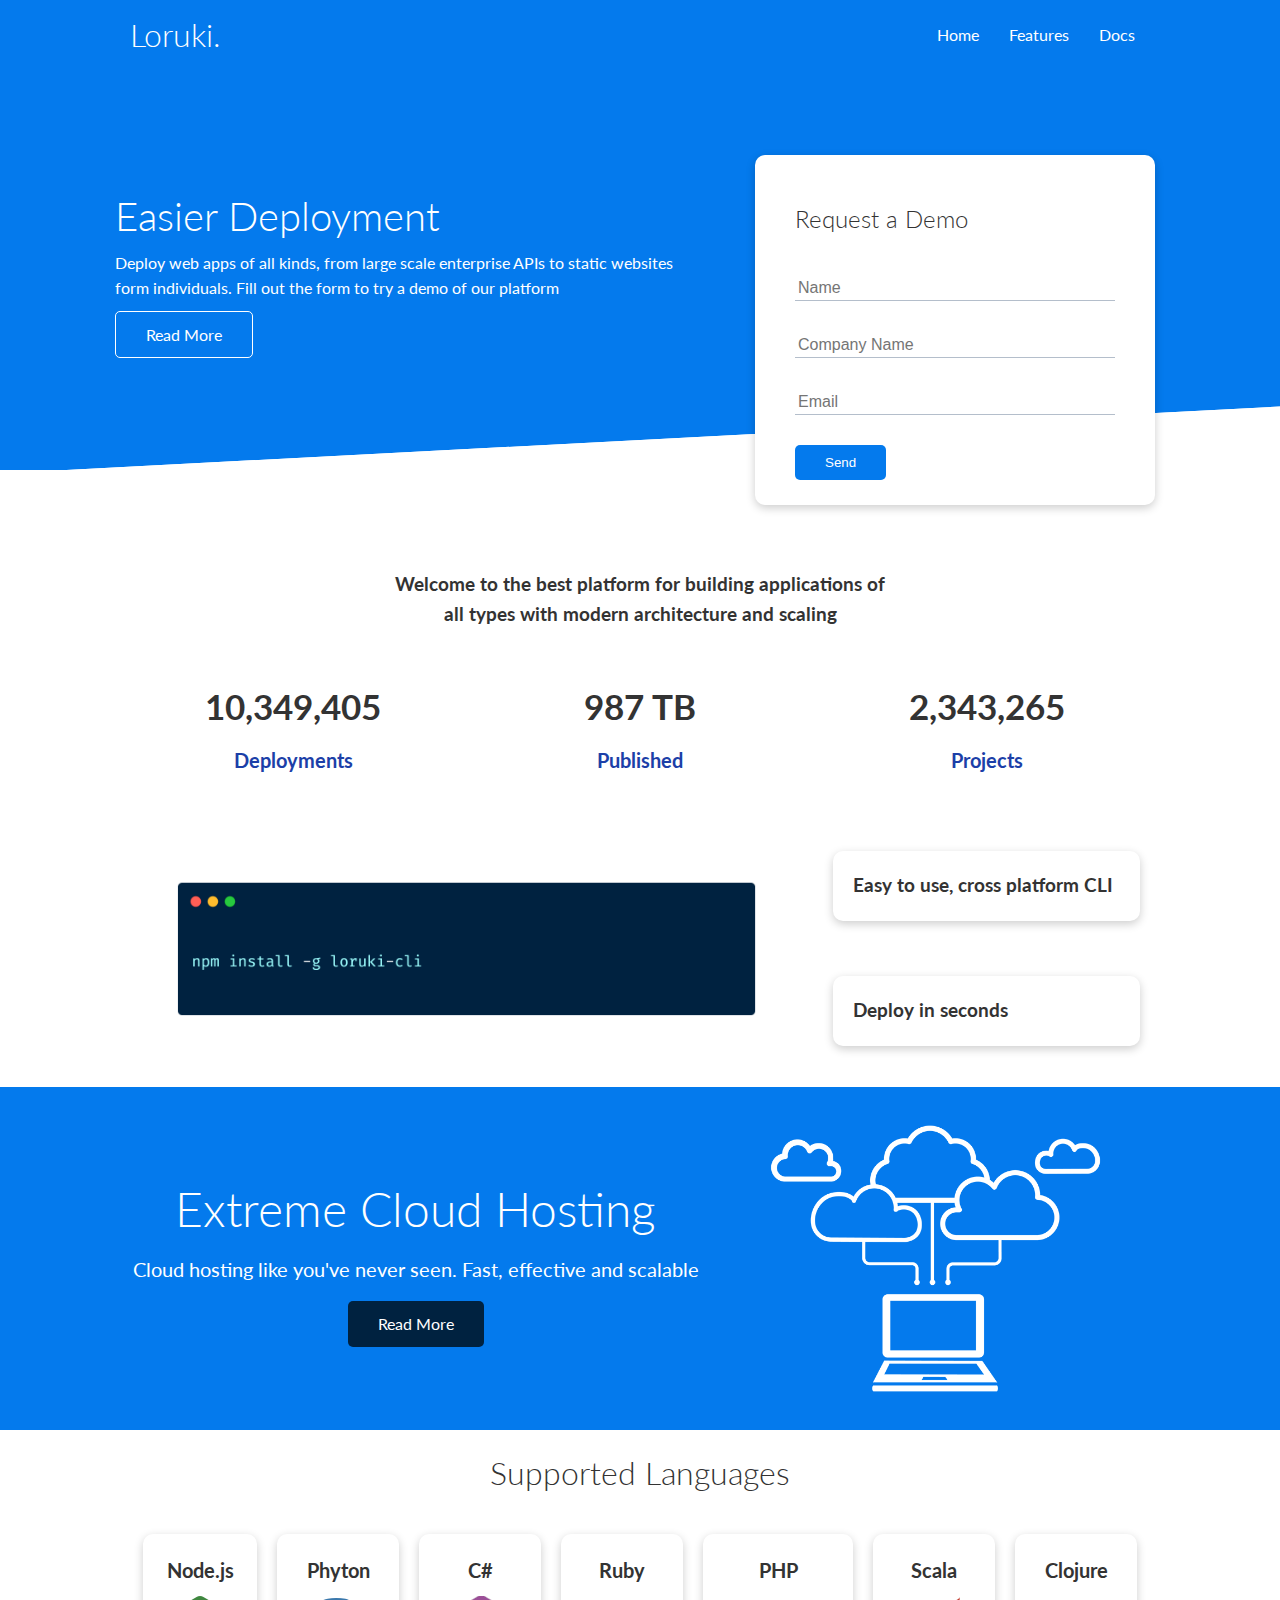
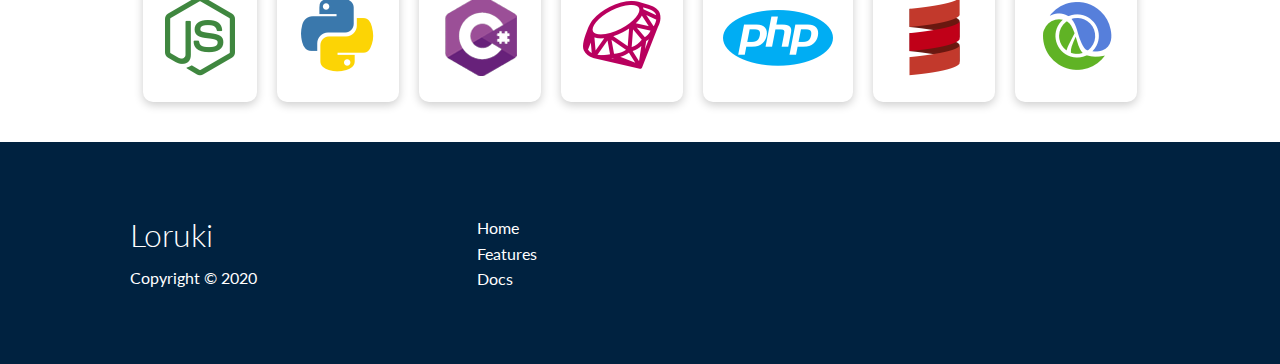
<file: index.html>
<!DOCTYPE html>
<html lang="en">
<head>
    <meta charset="UTF-8">
    <meta http-equiv="X-UA-Compatible" content="IE=edge">
    <meta name="viewport" content="width=device-width, initial-scale=1.0">
    <link rel="stylesheet" href="https://cdnjs.cloudflare.com/ajax/libs/font-awesome/6.1.1/css/all.min.css" integrity="sha512-KfkfwYDsLkIlwQp6LFnl8zNdLGxu9YAA1QvwINks4PhcElQSvqcyVLLD9aMhXd13uQjoXtEKNosOWaZqXgel0g==" crossorigin="anonymous" referrerpolicy="no-referrer" />
    <link rel="stylesheet" href="css/utilities.css">
    <link rel="stylesheet" href="css/style.css">
    <title>Loruki | Cloud Hosting For Everyone</title>
</head>
<body>
    <!-- Navbar -->
    <div class="navbar">
        <div class="container flex">
            <h1 class="logo">Loruki.</h1>
            <nav>
                <ul>
                    <li><a href="index.html">Home</a></li>
                    <li><a href="features.html">Features</a></li>
                    <li><a href="docs.html">Docs</a></li>
                </ul>
            </nav>
        </div>
    </div>

    <!-- Showcase -->
    <section class="showcase">
        <div class="container grid">
            <div class="showcase-text">
                <h1>Easier Deployment</h1>
                <p>Deploy web apps of all kinds, from 
                large scale enterprise APIs to static 
                websites form individuals. Fill out the 
                form to try a demo of our platform</p>
                <a href="features.html" class="btn 
                btn-outline">Read More</a>
            </div>

            <div class="showcase-form card">
                <h2>Request a Demo</h2>
                <form name="contact" method="POST" netlify-honeypot="bot-field" data-netlify="true">
                    <input type="hidden" name="form-name" value="contact">
                    <p class="hidden">
                        <label>
                          Don’t fill this out if you’re human: <input name="bot-field" />
                        </label>
                      </p>
                    <div class="form-control">
                        <input type="text" name="name" placeholder="Name"
                        required>
                    </div>
                    <div class="form-control">
                        <input type="text" name="company" placeholder="Company Name"
                        required>
                    </div>
                    <div class="form-control">
                        <input type="email" name="email" placeholder="Email"
                        required>
                    </div>
                    <input type="submit" value="Send" class="btn btn-primary">
                </form>
            </div>
        </div>
    </section>

    <!-- Stats -->
    <section class="stats">
        <div class="container">
            <h3 class="stats-heading text-center my-1">
                Welcome to the best platform for building applications of all 
                types with modern architecture and scaling
            </h3>

            <div class="grid grid-3 text-center my-4">
                <div>
                    <i class="fas fa-server fa-3x"></i>
                    <h3>10,349,405</h3>
                    <p class="text-secondary">Deployments</p>
                </div>
                <div>
                    <i class="fas fa-upload fa-3x"></i>
                    <h3>987 TB</h3>
                    <p class="text-secondary">Published</p>
                </div>
                <div>
                    <i class="fas fa-project-diagram fa-3x"></i>
                    <h3>2,343,265</h3>
                    <p class="text-secondary">Projects</p>
                </div>
            </div>
        </div>
    </section>

    <!-- Cli -->
    <section class="cli">
        <div class="container grid">
            <img src="images/cli.png" alt="">
            <div class="card">
                <h3>Easy to use, cross platform CLI</h3>
            </div>
            <div class="card">
                <h3>Deploy in seconds</h3>
            </div>
        </div>
    </section>

    <!-- Cloud -->
    <section class="cloud bg-primary my-2 py-2">
        <div class="container grid">
            <div class="text-center">
                <h2 class="lg">Extreme Cloud Hosting</h2>
                <p class="lead my-1">Cloud hosting like you've never seen.
                    Fast, effective and scalable</p>
                <a href="features.html" class="btn btn-dark">Read More</a>    
            </div>
            <img src="images/cloud.png" alt="">
        </div>
    </section>

    <!-- Languages -->
    <section class="languages">
        <h2 class="md text-center my-2">
            Supported Languages
        </h2>
        <div class="container flex">
            <div class="card">
                <h4>Node.js</h4>
                <img src="images/logos/node.png" alt="">
            </div>
            <div class="card">
                <h4>Phyton</h4>
                <img src="images/logos/python.png" alt="">
            </div>
            <div class="card">
                <h4>C#</h4>
                <img src="images/logos/csharp.png" alt="">
            </div>
            <div class="card">
                <h4>Ruby</h4>
                <img src="images/logos/ruby.png" alt="">
            </div>
            <div class="card">
                <h4>PHP</h4>
                <img src="images/logos/php.png" alt="">
            </div>
            <div class="card">
                <h4>Scala</h4>
                <img src="images/logos/scala.png" alt="">
            </div>
            <div class="card">
                <h4>Clojure</h4>
                <img src="images/logos/clojure.png" alt="">
            </div>
        </div>
    </section>

    <!-- Footer -->
    <footer class="footer bg-dark py-5">
        <div class="container grid grid-3">
            <div>
                <h1>Loruki
                </h1>
                <p>Copyright &copy; 2020</p>
            </div>
            <nav>
                <ul>
                    <li><a href="index.html">Home</a></li>
                    <li><a href="features.html">Features</a></li>
                    <li><a href="docs.html">Docs</a></li>
                </ul>
            </nav>
            <div class="social">
                <a href="#"><i class="fab fa-github fa-2x"></i></a>
                <a href="#"><i class="fab fa-facebook fa-2x"></i></a>
                <a href="#"><i class="fab fa-instagram fa-2x"></i></a>
                <a href="#"><i class="fab fa-twitter fa-2x"></i></a>
            </div>
        </div>
    </footer>

</body>
</html>
</file>
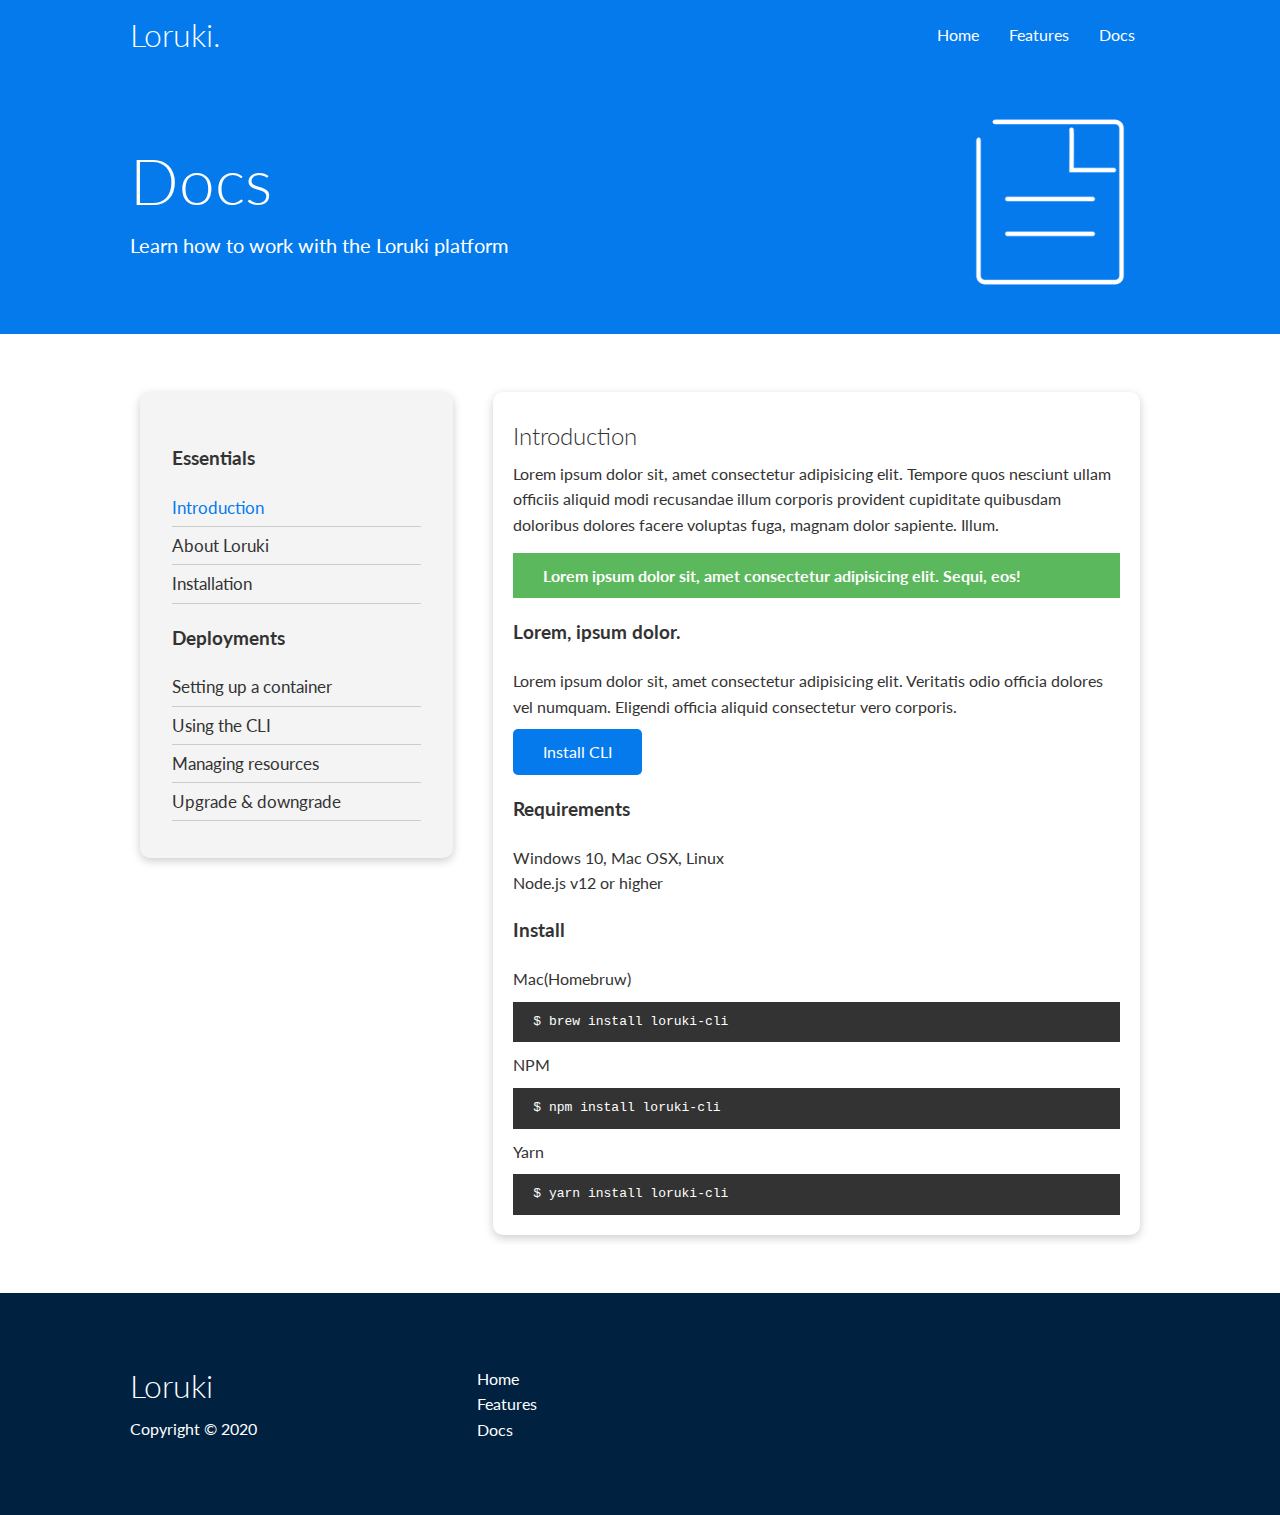
<file: docs.html>
<!DOCTYPE html>
<html lang="en">
<head>
    <meta charset="UTF-8">
    <meta http-equiv="X-UA-Compatible" content="IE=edge">
    <meta name="viewport" content="width=device-width, initial-scale=1.0">
    <link rel="stylesheet" href="https://cdnjs.cloudflare.com/ajax/libs/font-awesome/6.1.1/css/all.min.css" integrity="sha512-KfkfwYDsLkIlwQp6LFnl8zNdLGxu9YAA1QvwINks4PhcElQSvqcyVLLD9aMhXd13uQjoXtEKNosOWaZqXgel0g==" crossorigin="anonymous" referrerpolicy="no-referrer" />
    <link rel="stylesheet" href="css/utilities.css">
    <link rel="stylesheet" href="css/style.css">
    <title>Loruki | Cloud Hosting For Everyone</title>
</head>
<body>
    <!-- Navbar -->
    <div class="navbar">
        <div class="container flex">
            <h1 class="logo">Loruki.</h1>
            <nav>
                <ul>
                    <li><a href="index.html">Home</a></li>
                    <li><a href="features.html">Features</a></li>
                    <li><a href="docs.html">Docs</a></li>
                </ul>
            </nav>
        </div>
    </div>

    <!-- Head -->
    <section class="docs-head bg-primary py-3">
        <div class="container grid">
            <div>
            <h1 class="xl">Docs</h1>
            <p class="lead">
                Learn how to work with the Loruki platform
            </p>
            </div>
            <img src="images/docs.png" alt="">
        </div>
    </section>

    <!-- Docs Main -->
    <section class="docs-main my-4">
        <div class="container grid">
            <div class="card bg-light p-3">
                <h3 class="my-3">Essentials</h3>
                <nav>
                    <ul>
                        <li><a class="text-primary" href="#">Introduction</a></li>
                        <li><a href="#">About Loruki</a></li>
                        <li><a href="#">Installation</a></li>
                    </ul>
                </nav>
                <h3 class="my-3">Deployments</h3>
                <nav>
                    <ul>
                        <li><a href="#">Setting up a container</a></li>
                        <li><a href="#">Using the CLI</a></li>
                        <li><a href="#">Managing resources</a></li>
                        <li><a href="#">Upgrade & downgrade</a></li>
                    </ul>
                </nav>
            </div>
            <div class="card">
                <h2>Introduction</h2>
                <p>
                    Lorem ipsum dolor sit, amet consectetur 
                    adipisicing elit. Tempore quos nesciunt 
                    ullam officiis aliquid modi recusandae 
                    illum corporis provident cupiditate 
                    quibusdam doloribus dolores facere voluptas 
                    fuga, magnam dolor sapiente. Illum.
                </p>

                <div class="alert alert-success">
                    <i class="fas fa-info"></i> 
                    Lorem ipsum dolor sit, amet consectetur 
                    adipisicing elit. Sequi, eos!
                </div>

                <h3>Lorem, ipsum dolor.</h3>
                <p>Lorem ipsum dolor sit, amet consectetur 
                    adipisicing elit. Veritatis odio officia 
                    dolores vel numquam. Eligendi officia 
                    aliquid consectetur vero corporis.
                </p>
                <a href="#" class="btn btn-primary">Install CLI
                </a>

                <h3>Requirements</h3>
                <ul>
                    <li>Windows 10, Mac OSX, Linux</li>
                    <li>Node.js v12 or higher</li>
                </ul>

                <h3>Install</h3>
                <p>Mac(Homebruw)</p>
                <pre><code>$ brew install loruki-cli</code></pre>
                <p>NPM</p>
                <pre><code>$ npm install loruki-cli</code></pre>
                <p>Yarn</p>
                <pre><code>$ yarn install loruki-cli</code></pre>

            </div>
        </div>
    </section>

    <!-- Footer -->
    <footer class="footer bg-dark py-5">
        <div class="container grid grid-3">
            <div>
                <h1>Loruki
                </h1>
                <p>Copyright &copy; 2020</p>
            </div>
            <nav>
                <ul>
                    <li><a href="index.html">Home</a></li>
                    <li><a href="features.html">Features</a></li>
                    <li><a href="docs.html">Docs</a></li>
                </ul>
            </nav>
            <div class="social">
                <a href="#"><i class="fab fa-github fa-2x"></i></a>
                <a href="#"><i class="fab fa-facebook fa-2x"></i></a>
                <a href="#"><i class="fab fa-instagram fa-2x"></i></a>
                <a href="#"><i class="fab fa-twitter fa-2x"></i></a>
            </div>
        </div>
    </footer>

</body>
</html>
</file>
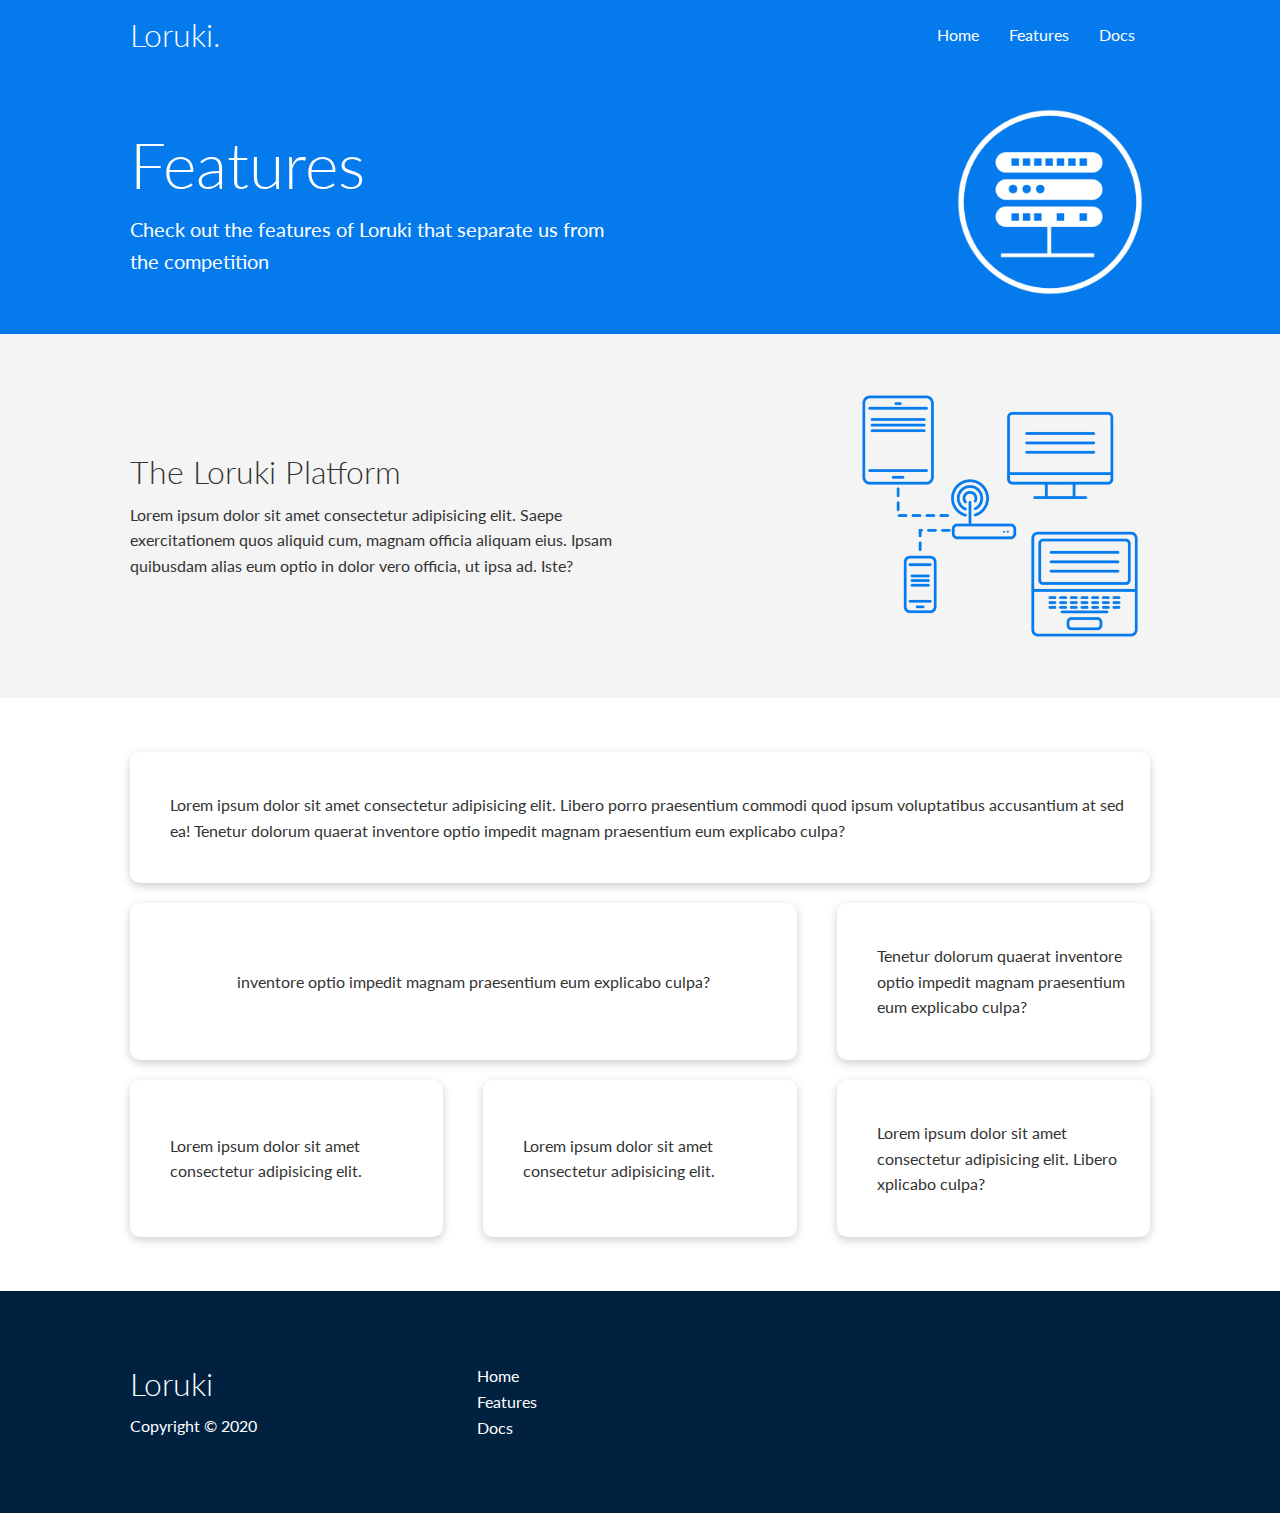
<file: features.html>
<!DOCTYPE html>
<html lang="en">
<head>
    <meta charset="UTF-8">
    <meta http-equiv="X-UA-Compatible" content="IE=edge">
    <meta name="viewport" content="width=device-width, initial-scale=1.0">
    <link rel="stylesheet" href="https://cdnjs.cloudflare.com/ajax/libs/font-awesome/6.1.1/css/all.min.css" integrity="sha512-KfkfwYDsLkIlwQp6LFnl8zNdLGxu9YAA1QvwINks4PhcElQSvqcyVLLD9aMhXd13uQjoXtEKNosOWaZqXgel0g==" crossorigin="anonymous" referrerpolicy="no-referrer" />
    <link rel="stylesheet" href="css/utilities.css">
    <link rel="stylesheet" href="css/style.css">
    <title>Loruki | Cloud Hosting For Everyone</title>
</head>
<body>
    <!-- Navbar -->
    <div class="navbar">
        <div class="container flex">
            <h1 class="logo">Loruki.</h1>
            <nav>
                <ul>
                    <li><a href="index.html">Home</a></li>
                    <li><a href="features.html">Features</a></li>
                    <li><a href="docs.html">Docs</a></li>
                </ul>
            </nav>
        </div>
    </div>

    <!-- Head -->
    <section class="features-head bg-primary py-3">
        <div class="container grid">
            <div>
            <h1 class="xl">Features</h1>
            <p class="lead">Check out the features of Loruki that 
                separate us from the
                   competition
            </p>
            </div>
            <img src="images/server.png" alt="">
        </div>
    </section>

    <!-- Sub head -->
    <section class="features-sub-head bg-light py-3">
        <div class="container grid">
            <div>
                <h1 class="md">The Loruki Platform</h1>
                <p>
                    Lorem ipsum dolor sit amet consectetur 
                    adipisicing elit. Saepe exercitationem quos 
                    aliquid cum, magnam officia aliquam eius. 
                    Ipsam quibusdam alias eum optio in dolor vero 
                    officia, ut ipsa ad. Iste?
                </p>
            </div>
            <img src="images/server2.png" alt="">
        </div>
    </section>

    <section class="features-main my-2">
        <div class="container grid grid-3">
            <div class="card flex">
                <i class="fas fa-server fa-3x"></i>
                <p>
                    Lorem ipsum dolor sit amet consectetur 
                    adipisicing elit. Libero porro praesentium 
                    commodi quod ipsum voluptatibus accusantium at 
                    sed ea! Tenetur dolorum quaerat inventore optio 
                    impedit magnam praesentium eum explicabo culpa?
                </p>
            </div>
            <div class="card flex">
                <i class="fas fa-network-wired fa-3x"></i>
                <p>
                    inventore optio 
                    impedit magnam praesentium eum explicabo culpa?
                </p>
            </div>
            <div class="card flex">
                <i class="fas fa-laptop-code fa-3x"></i>
                <p>
                    Tenetur dolorum quaerat inventore optio 
                    impedit magnam praesentium eum explicabo culpa?
                </p>
            </div>
            <div class="card flex">
                <i class="fas fa-database fa-3x"></i>
                <p>
                    Lorem ipsum dolor sit amet consectetur 
                    adipisicing elit. 
                </p>
            </div>
            <div class="card flex">
                <i class="fas fa-power-off fa-3x"></i>
                <p>
                    Lorem ipsum dolor sit amet consectetur 
                    adipisicing elit. 
                </p>
            </div>
            <div class="card flex">
                <i class="fas fa-upload fa-3x"></i>
                <p>
                    Lorem ipsum dolor sit amet consectetur 
                    adipisicing elit. Libero xplicabo culpa?
                </p>
            </div>
        </div>
    </section>

    <!-- Footer -->
    <footer class="footer bg-dark py-5">
        <div class="container grid grid-3">
            <div>
                <h1>Loruki
                </h1>
                <p>Copyright &copy; 2020</p>
            </div>
            <nav>
                <ul>
                    <li><a href="index.html">Home</a></li>
                    <li><a href="features.html">Features</a></li>
                    <li><a href="docs.html">Docs</a></li>
                </ul>
            </nav>
            <div class="social">
                <a href="#"><i class="fab fa-github fa-2x"></i></a>
                <a href="#"><i class="fab fa-facebook fa-2x"></i></a>
                <a href="#"><i class="fab fa-instagram fa-2x"></i></a>
                <a href="#"><i class="fab fa-twitter fa-2x"></i></a>
            </div>
        </div>
    </footer>

</body>
</html>
</file>
<file: css/utilities.css>
.container {
    max-width: 1100px;
    margin: 0 auto;
    overflow: auto;
    padding: 0 40px;
}

.card {
    background-color: #fff;
    color: #333;
    border-radius: 10px;
    box-shadow: 0 3px 10px rgba(0,0,0,0.2);
    padding: 20px;
    margin: 10px;
}

.btn {
    display: inline-block;
    padding: 10px 30px;
    cursor: pointer;
    background-color: var(--primary-color);
    color: #fff;
    border: none;
    border-radius: 5px;
}

.btn-outline {
    background-color: transparent;
    border: 1px #fff solid;
}

.btn:hover {
    transform: scale(.98);
}

/* Backgrouds & colored buttons */
.bg-primary, 
.btn-primary {
    background-color: var(--primary-color);
    color: #fff;
}

.bg-secondary, 
.btn-secondary {
    background-color: var(--secondary-color);
    color: #fff;
}

.bg-dark, 
.btn-dark {
    background-color: var(--dark-color);
    color: #fff;
}

.bg-light, 
.btn-light {
    background-color: var(--light-color);
    color: #333;
}

.bg-primary a, 
.btn-primary a,
.bg-secondary a, 
.btn-secondary a,
.bg-dark a, 
.btn-dark a {
    color: #fff;
}

/* Text colors */
.text-primary {
    color: var(--primary-color);
}

.text-secondary {
    color: var(--secondary-color);
}

.text-dark {
    color: var(--dark-color);
}

.text-light {
    color: var(--light-color);
}


/* Text sizes */
.lead {
    font-size: 20px;
}

.sm {
    font-size: 1rem;
}

.md {
    font-size: 2rem;
}

.lg {
    font-size: 3rem;
}

.xl {
    font-size: 4rem;
}

.text-center {
    text-align: center;
}

/* Alerts */
.alert {
    background-color: var(--light-color);
    padding: 10px 20px;
    font-weight: bold;
    margin: 15px 0;
}

.alert i {
    margin-right: 10px;
}

.alert-success {
    background-color: var(--success-color);
    color: #fff;
}

.alert-error {
    background-color: var(--error-color);
    color: #fff;
}

.flex {
    display: flex;
    justify-content: center;
    align-items: center;
    height: 100%;
}

.grid {
    display: grid;
    grid-template-columns: repeat(2, 1fr);
    gap: 20px;
    justify-content: center;
    align-items: center;
    height: 100%;
}

.grid-3 {
    grid-template-columns: repeat(3, 1fr);
}

/* Margin */
.my-1 {
    margin: 1rem 0;
}

.my-2 {
    margin: 1.5rem 0;
}

.my-3 {
    margin: 2rem 0;
}

.my-4 {
    margin: 3rem 0;
}

.my-5 {
    margin: 4rem 0;
}
.m-1 {
    margin: 1rem;
}

.m-2 {
    margin: 1.5rem;
}

.m-3 {
    margin: 2rem;
}

.m-4 {
    margin: 3rem;
}

.m-5 {
    margin: 4rem;
}

/* Padding */
.py-1 {
    padding: 1rem 0;
}

.py-2 {
    padding: 1.5rem 0;
}

.py-3 {
    padding: 2rem 0;
}

.py-4 {
    padding: 3rem 0;
}

.py-5 {
    padding: 4rem 0;
}
.p-1 {
    padding: 1rem;
}

.p-2 {
    padding: 1.5rem;
}

.p-3 {
    padding: 2rem;
}

.p-4 {
    padding: 3rem;
}

.p-5 {
    padding: 4rem;
}
</file>
<file: css/style.css>
@import url('https://fonts.googleapis.com/css2?family=Lato:wght@300&display=swap');

:root {
    --primary-color: #047aed;
    --secondary-color: #1c3fa8;
    --dark-color: #002240;
    --light-color: #f4f4f4;
    --success-color: #5cb85c;
    --error-color: #d9534f;
}

* {
    box-sizing: border-box;
    padding: 0;
    margin: 0;
}

body {
    font-family: 'Lato', 'sans-serif';
    color: #333;
    line-height: 1.6;
}

ul {
    list-style-type: none;
}

a {
    text-decoration: none;
    color: #333;
}

h1, 
h2 {
    font-weight: 300;
    line-height: 1.2;
    margin: 10px 0;
}

p {
    margin: 10px 0;
}

img {
    width: 100%;
}

code, pre {
    background: #333;
    color: #fff;
    padding: 10px;
}

.hidden {
    visibility: hidden;
    height: 0;
}

/* Navbar */

.navbar {
    background-color: var(--primary-color);
    color: #fff;
    height: 70px;
}

.navbar ul {
    display: flex;
}

.navbar a {
    color: #fff;
    padding: 10px;
    margin: 0 5px;
}

.navbar a:hover{
    border-bottom: 2px #fff solid;
}

.navbar .flex {
    justify-content: space-between;
}

/* Showcase */
.showcase {
    height: 400px;
    background-color:var(--primary-color);
    color: #fff;
    position: relative;
}

.showcase h1 {
    font-size: 40px;
}

.showcase p {
    margin: 10px 0;
}

.showcase .grid {
    overflow: visible;
    grid-template-columns: 55% 45%;
    gap: 30px;
}

.showcase-text {
    animation: slideInFromLeft 1s ease-in;
}

.showcase-form {
    justify-self: flex-end;
    position: relative;
    top: 60px;
    height: 350px;
    width: 400px;
    padding: 40px;
    z-index: 100;
    animation: slideInFromRight 1s ease-in;
}

.showcase-form .form-control {
    margin: 30px 0;
}

.showcase-form input[type='text'],
.showcase-form input[type='email'] {
    border: 0;
    border-bottom: 1px solid #b4becb;
    width: 100%;
    padding: 3px;
    font-size: 16px;
}

.showcase-form input:focus {
    outline: none;
}


.showcase::before, 
.showcase::after {
    content: '';
    position: absolute;
    height: 100px;
    bottom: -70px;
    right: 0;
    left: 0;
    background-color: #fff;
    transform: skewY(-3deg);
    -webkit-transform: skewY(-3deg);
    -moz-transform: skewY(-3deg);
    -ms-transform: skewY(-3deg);
}

/* Stats */
.stats {
    padding-top: 100px;
    animation: slideInFromBottom 1s ease-in;
}

.stats-heading {
    max-width: 500px;
    margin: auto;
}

.stats .grid h3 {
    font-size: 35px;
}

.stats .grid p {
    font-size: 20px;
    font-weight: bold;
}

/* Cli */
.cli .grid {
    grid-template-columns: repeat(3, 1fr);
    grid-template-rows: repeat(2, 1fr);
}

.cli .grid > *:first-child {
    grid-column: 1 / span 2;
    grid-row: 1 / span 2;
}

/* Cloud */
.cloud .grid {
    grid-template-columns: 4fr 3fr;
}

/* Languages */
.languages .flex {
    flex-wrap: wrap;
}

.languages .card{
    text-align: center;
    margin: 18px 10px 40px;
    transition: transform 0.2s ease-in;
}

.languages .card h4 {
    font-size: 20px;
    margin-bottom: 10px;
}

.languages .card:hover {
    transform: translateY(-15px);
}

/* Features */
.features-head img,
.docs-head img {
    width: 200px;
    justify-self: flex-end;
}

.features-sub-head img {
    width: 300px;
    justify-self: flex-end;
}

.features-main .card > i{
    margin-right: 20px;
}

.features-main .grid {
    padding: 30px;
}

.features-main .grid > *:first-child{
    grid-column: 1 / span 3;
}

.features-main .grid > *:nth-child(2){
    grid-column: 1 / span 2;
}


/* Docs */
.docs-main h3 {
    margin: 20px 0;
}

.docs-main .grid {
    grid-template-columns: 1fr 2fr;
    align-items: flex-start;
}

.docs-main nav li {
    font-size: 17px;
    padding-bottom: 5px;
    margin-bottom: 5px;
    border-bottom: 1px #ccc solid;
}

.docs-main a:hover {
    font-weight: bold;
}

/* Footer */
.footer .social a {
    margin: 0 10px;
}

/* Animation */
@keyframes slideInFromLeft {
    0%{
        transform: translateX(-100%);
    }

    100% {
        transform: translateX(0);
    }
}

@keyframes slideInFromRight {
    0%{
        transform: translateX(100%);
    }

    100% {
        transform: translateX(0);
    }
}

@keyframes slideInFromTop {
    0%{
        transform: translateY(-100%);
    }

    100% {
        transform: translateY(0);
    }
}

@keyframes slideInFromBottom {
    0%{
        transform: translateY(100%);
    }

    100% {
        transform: translateY(0);
    }
}



/* Tablets and under */
@media(max-width: 768px) {
    .grid,
    .showcase .grid,
    .stats .grid,
    .cli .grid,
    .cloud .grid,
    .features-main .grid,
    .docs-main .grid {
        grid-template-columns: 1fr;
        grid-template-rows: 1fr;
    }

    .showcase {
        height: auto;
    }

    .showcase-text {
        text-align: center;
        margin-top: 40px;
        animation: slideInFromTop 1s ease-in;
    }

    .showcase-form {
        justify-self: center;
        margin: auto;
        animation: slideInFromBottom 1s ease-in;
    }

    .cli .grid > *:first-child {
        grid-column: 1;
        grid-row: 1;
    }

    .features-head,
    .features-sub-head,
    .docs-head {
        text-align: center;
    }

    .features-head img,
    .features-sub-head img,
    .docs-head img {
        justify-self: center;
    }

    .features-main .grid > *:first-child,
    .features-main .grid > *:nth-child(2) {
        grid-column: 1;
    }

}

/* Mobile */
@media(max-width: 500px) {
    .navbar {
        height: 110px;
    }

    .navbar .flex {
        flex-direction: column;
    }

    .navbar ul {
        padding: 10px;
        background-color: rgba(0, 0, 0, 0.1);
    }
}
</file>
